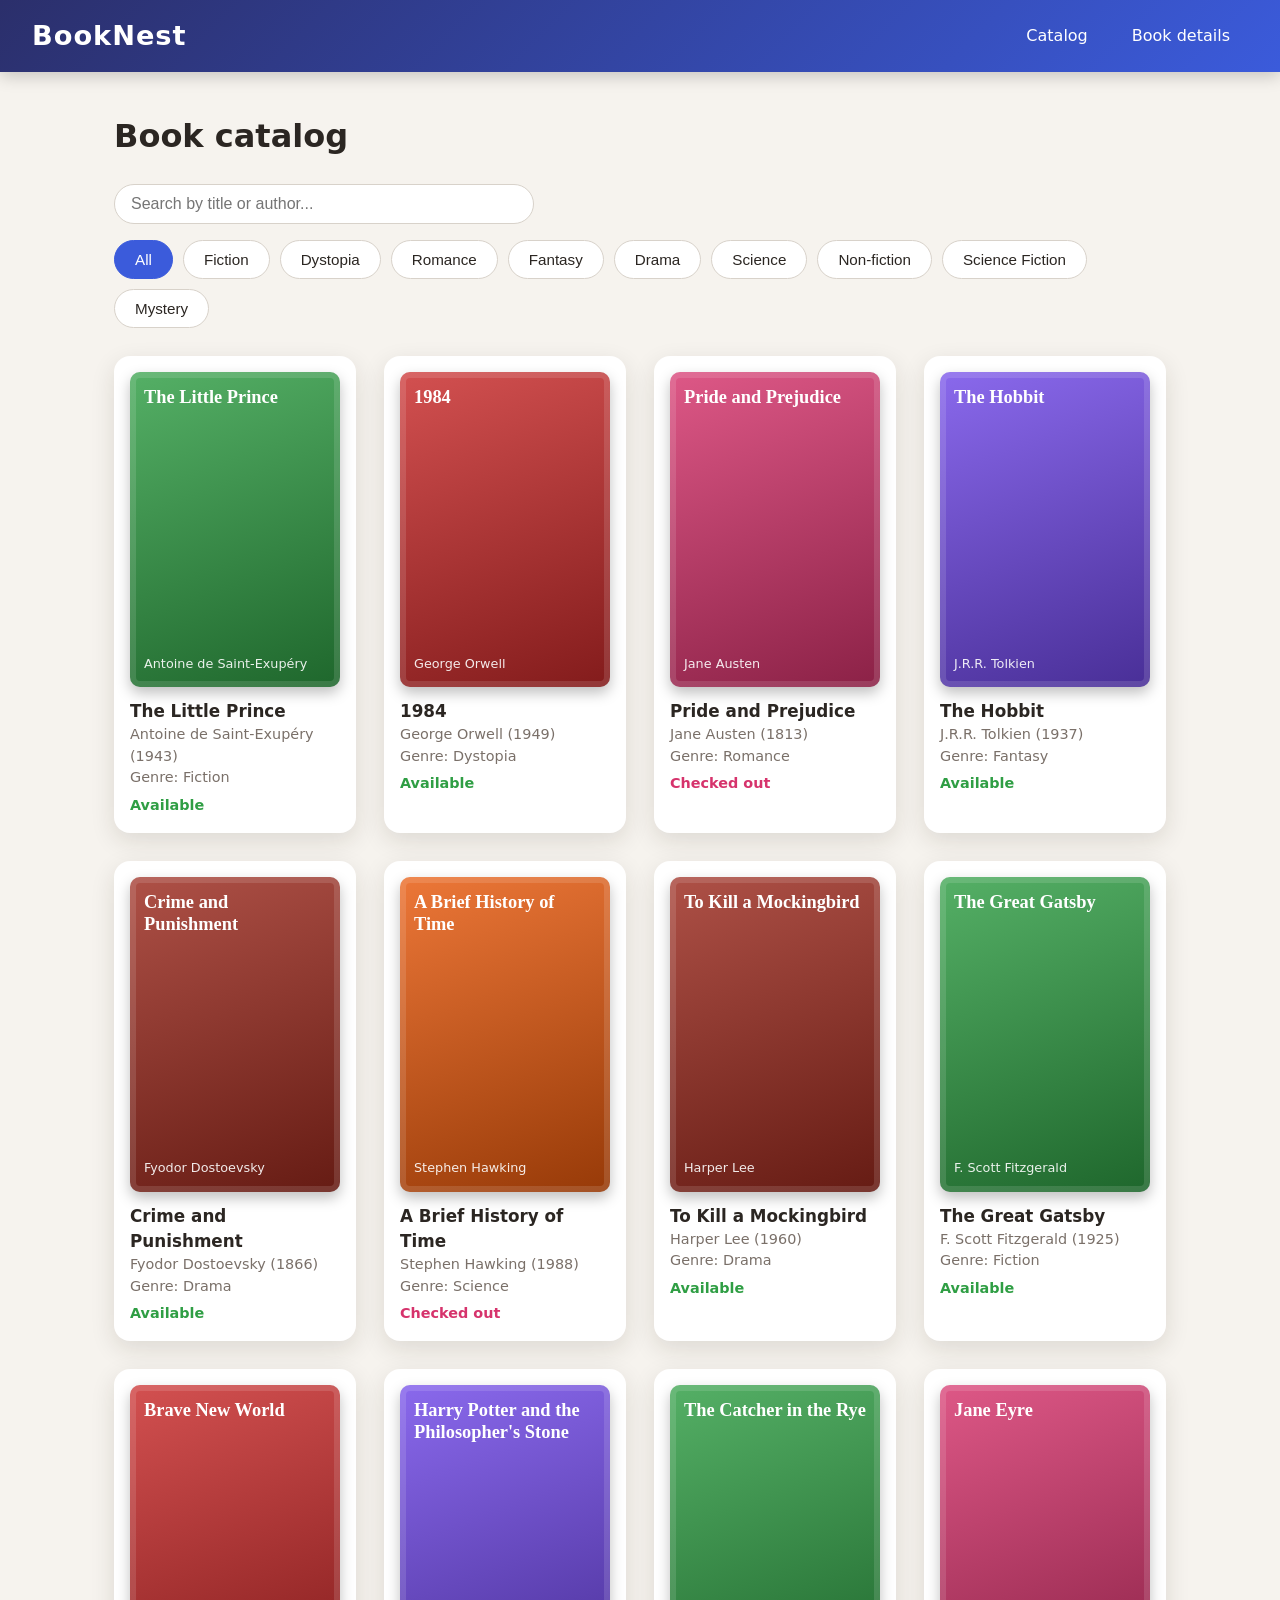
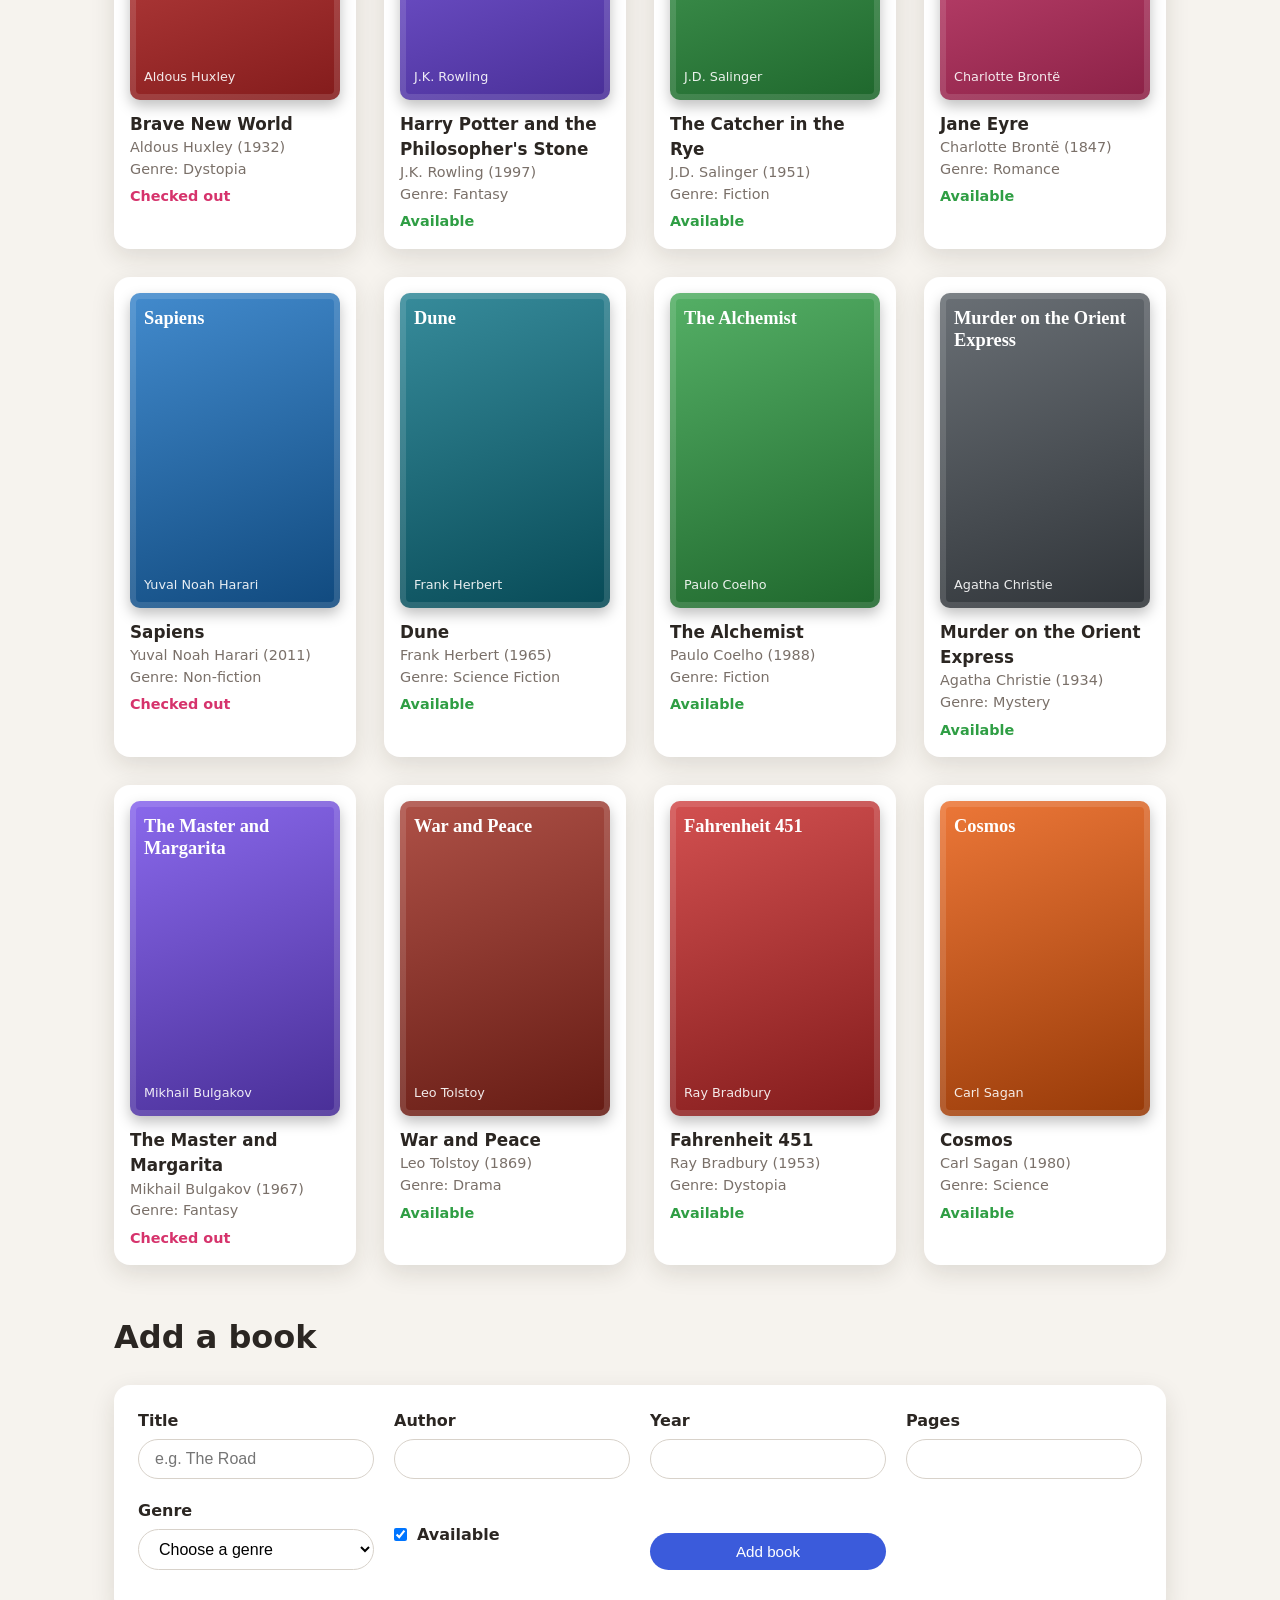
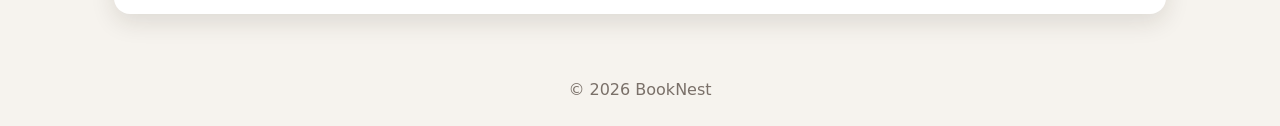
<file: index.html>
<!DOCTYPE html>
<html lang="en">
<head>
  <meta charset="UTF-8">
  <meta name="viewport" content="width=device-width, initial-scale=1.0">
  <title>BookNest</title>
  <link rel="stylesheet" href="css/style.css">
</head>
<body>
  <header>
    <h1>BookNest</h1>
    <nav>
      <a href="index.html">Catalog</a>
      <a href="book.html">Book details</a>
    </nav>
  </header>

  <main>
    <section>
      <h2>Book catalog</h2>
      <div id="book-list"></div>
    </section>
    <section class="add-section">
      <h2>Add a book</h2>
      <form id="add-form" class="add-form">
        <div class="field">
          <label for="book-title">Title</label>
          <input type="text" id="book-title" name="title" required minlength="2" maxlength="100" placeholder="e.g. The Road">
        </div>
        <div class="field">
          <label for="book-author">Author</label>
          <input type="text" id="book-author" name="author" required minlength="2" maxlength="80">
        </div>
        <div class="field">
          <label for="book-year">Year</label>
          <input type="number" id="book-year" name="year" required min="1" max="2026">
        </div>
        <div class="field">
          <label for="book-pages">Pages</label>
          <input type="number" id="book-pages" name="pages" required min="1" max="5000">
        </div>
        <div class="field">
          <label for="book-genre">Genre</label>
          <select id="book-genre" name="genre" required>
            <option value="">Choose a genre</option>
            <option>Fiction</option>
            <option>Dystopia</option>
            <option>Romance</option>
            <option>Fantasy</option>
            <option>Drama</option>
            <option>Science</option>
            <option>Non-fiction</option>
            <option>Science Fiction</option>
            <option>Mystery</option>
          </select>
        </div>
        <div class="field field-check">
          <input type="checkbox" id="book-available" name="available" checked>
          <label for="book-available">Available</label>
        </div>
        <button type="submit">Add book</button>
        <p id="form-message" class="form-message" role="alert"></p>
      </form>
    </section>
  </main>

  <footer>
    <p>&copy; 2026 BookNest</p>
  </footer>

  <script src="js/data.js"></script>
  <script src="js/main.js"></script>
  <script src="js/form.js"></script>
</body>
</html>
</file>
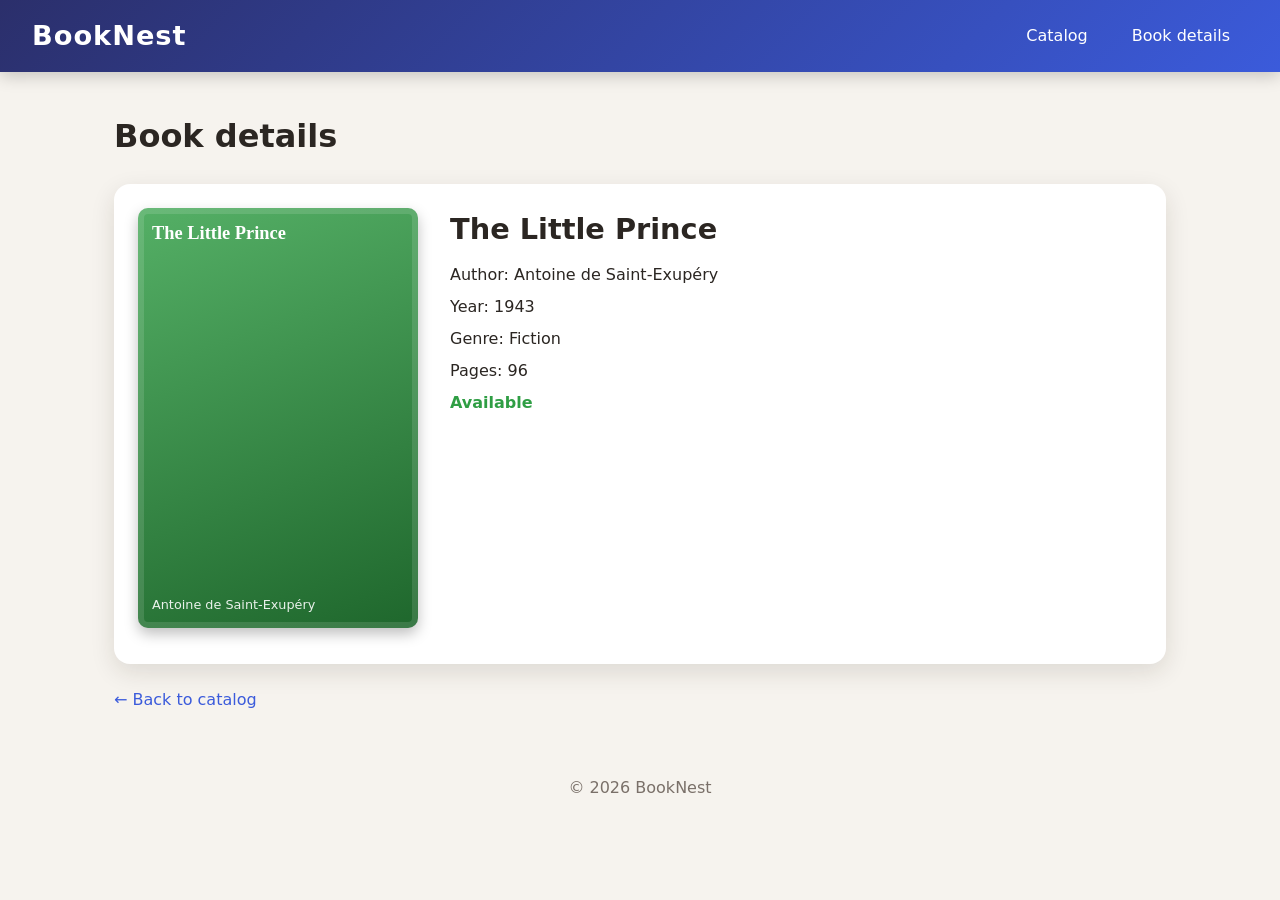
<file: book.html>
<!DOCTYPE html>
<html lang="en">
<head>
  <meta charset="UTF-8">
  <meta name="viewport" content="width=device-width, initial-scale=1.0">
  <title>BookNest - Book details</title>
  <link rel="stylesheet" href="css/style.css">
</head>
<body>
  <header>
    <h1>BookNest</h1>
    <nav>
      <a href="index.html">Catalog</a>
      <a href="book.html">Book details</a>
    </nav>
  </header>

  <main>
    <section>
      <h2>Book details</h2>
      <div id="book-detail"></div>
      <p><a class="back-link" href="index.html">&larr; Back to catalog</a></p>
    </section>
  </main>

  <footer>
    <p>&copy; 2026 BookNest</p>
  </footer>

  <script src="js/data.js"></script>
  <script src="js/book.js"></script>
</body>
</html>
</file>
<file: css/style.css>
:root {
  --bg: #f6f3ee;
  --card: #ffffff;
  --text: #2b2622;
  --muted: #7a7069;
  --accent: #3b5bdb;
  --accent-dark: #2f4ac0;
  --radius: 16px;
  --shadow: 0 8px 24px rgba(40, 30, 20, 0.12);
}

* { box-sizing: border-box; margin: 0; padding: 0; }

body {
  font-family: "Segoe UI", system-ui, sans-serif;
  background: var(--bg);
  color: var(--text);
  line-height: 1.5;
}

/* ---------- Header ---------- */
header {
  position: sticky;
  top: 0;
  z-index: 10;
  display: flex;
  align-items: center;
  justify-content: space-between;
  padding: 16px 32px;
  background: linear-gradient(135deg, #2b2f6b, #3b5bdb);
  color: #fff;
  box-shadow: 0 4px 16px rgba(0, 0, 0, 0.2);
}

header h1 { font-size: 1.7rem; letter-spacing: 1px; line-height: 1.2; }

nav { display: flex; gap: 8px; }

nav a {
  color: #fff;
  text-decoration: none;
  padding: 8px 18px;
  border-radius: 999px;
  transition: background 0.2s;
}
nav a:hover { background: rgba(255, 255, 255, 0.2); }

/* ---------- Main ---------- */
main { max-width: 1100px; margin: 0 auto; padding: 40px 24px; }

section h2 { font-size: 2rem; margin-bottom: 24px; }

/* ---------- Book cards ---------- */
#book-list {
  display: grid;
  grid-template-columns: repeat(auto-fill, minmax(190px, 1fr));
  gap: 28px;
}

.book-card {
  background: var(--card);
  border-radius: var(--radius);
  padding: 16px;
  box-shadow: var(--shadow);
  transition: transform 0.2s, box-shadow 0.2s;
}

@media (hover: hover) {
  .book-card:hover {
    transform: translateY(-6px);
    box-shadow: 0 14px 32px rgba(40, 30, 20, 0.2);
  }
}

.book-card img {
  width: 100%;
  aspect-ratio: 2 / 3;
  object-fit: cover;
  border-radius: 10px;
  margin-bottom: 12px;
}

.book-card h3 { font-size: 1.05rem; }
.book-card p { color: var(--muted); font-size: 0.9rem; }

/* availability */
.status { font-weight: 600; margin-top: 6px; }
.status.available { color: #2f9e44; }
.status.checked-out { color: #d6336c; }

/* empty state */
.empty {
  grid-column: 1 / -1;
  text-align: center;
  color: var(--muted);
  padding: 40px 0;
}

/* ---------- Controls ---------- */
button {
  background: var(--accent);
  color: #fff;
  border: none;
  padding: 10px 20px;
  border-radius: 999px;
  cursor: pointer;
  font-size: 0.95rem;
  transition: background 0.2s;
}
button:hover { background: var(--accent-dark); }

input {
  padding: 10px 16px;
  border: 1px solid #d8d2ca;
  border-radius: 999px;
  font-size: 1rem;
}

button:focus-visible,
nav a:focus-visible,
input:focus-visible {
  outline: 3px solid #ffd43b;
  outline-offset: 2px;
}

/* ---------- Footer ---------- */
footer { text-align: center; padding: 24px; color: var(--muted); }

/* ---------- Mobile ---------- */
@media (max-width: 600px) {
  header { flex-direction: column; gap: 10px; padding: 14px; }
  main { padding: 24px 14px; }
}

@media (prefers-reduced-motion: reduce) {
  * { transition: none !important; animation: none !important; }
}/* ---------- Covers ---------- */
.cover {
  aspect-ratio: 2 / 3;
  border-radius: 10px;
  margin-bottom: 12px;
  padding: 14px;
  display: flex;
  flex-direction: column;
  justify-content: space-between;
  color: #fff;
  background-image: linear-gradient(160deg, rgba(255,255,255,0.18), rgba(0,0,0,0.35));
  box-shadow: inset 0 0 0 6px rgba(255,255,255,0.12), 0 6px 14px rgba(0,0,0,0.25);
}

.cover-title {
  font-family: Georgia, serif;
  font-size: 1.15rem;
  font-weight: 700;
  line-height: 1.2;
}

.cover-author { font-size: 0.8rem; opacity: 0.9; }

/* ---------- Genre buttons ---------- */
.filters {
  display: flex;
  flex-wrap: wrap;
  gap: 10px;
  margin-bottom: 28px;
}

.filters button {
  background: #fff;
  color: var(--text);
  border: 1px solid #d8d2ca;
}

.filters button:hover { background: #ece7df; }

.filters button.active {
  background: var(--accent);
  color: #fff;
  border-color: var(--accent);
}/* ---------- Real cover images ---------- */
.cover { position: relative; overflow: hidden; }

.cover-img {
  position: absolute;
  inset: 0;
  width: 100%;
  height: 100%;
  object-fit: cover;
}

/* ---------- Search ---------- */
.search {
  display: block;
  width: 100%;
  max-width: 420px;
  margin-bottom: 16px;
}/* ---------- Book details page ---------- */
.detail {
  display: grid;
  grid-template-columns: minmax(180px, 280px) 1fr;
  gap: 32px;
  background: var(--card);
  border-radius: var(--radius);
  padding: 24px;
  box-shadow: var(--shadow);
}

.detail-info h3 { font-size: 1.8rem; margin-bottom: 12px; }
.detail-info p { margin-bottom: 8px; }

.book-card h3 a { color: inherit; text-decoration: none; }
.book-card h3 a:hover { color: var(--accent); text-decoration: underline; }

.back-link {
  display: inline-block;
  margin-top: 24px;
  color: var(--accent);
  text-decoration: none;
}

@media (max-width: 600px) {
  .detail { grid-template-columns: 1fr; }
}/* ---------- Add-book form ---------- */
.add-section { margin-top: 48px; }

.add-form {
  display: grid;
  grid-template-columns: repeat(auto-fit, minmax(220px, 1fr));
  gap: 20px;
  background: var(--card);
  border-radius: var(--radius);
  padding: 24px;
  box-shadow: var(--shadow);
}

.field { display: flex; flex-direction: column; gap: 6px; }
.field label { font-weight: 600; }

.add-form select {
  padding: 10px 16px;
  border: 1px solid #d8d2ca;
  border-radius: 999px;
  font-size: 1rem;
  background: #fff;
}

.field-check { flex-direction: row; align-items: center; gap: 10px; }
.add-form input[type="checkbox"] { width: auto; padding: 0; }

.add-form button { align-self: end; }

.form-message { grid-column: 1 / -1; font-weight: 600; }
.form-message.error { color: #d6336c; }
.form-message.ok { color: #2f9e44; }
.add-form input:user-invalid { border-color: #d6336c; }
</file>
